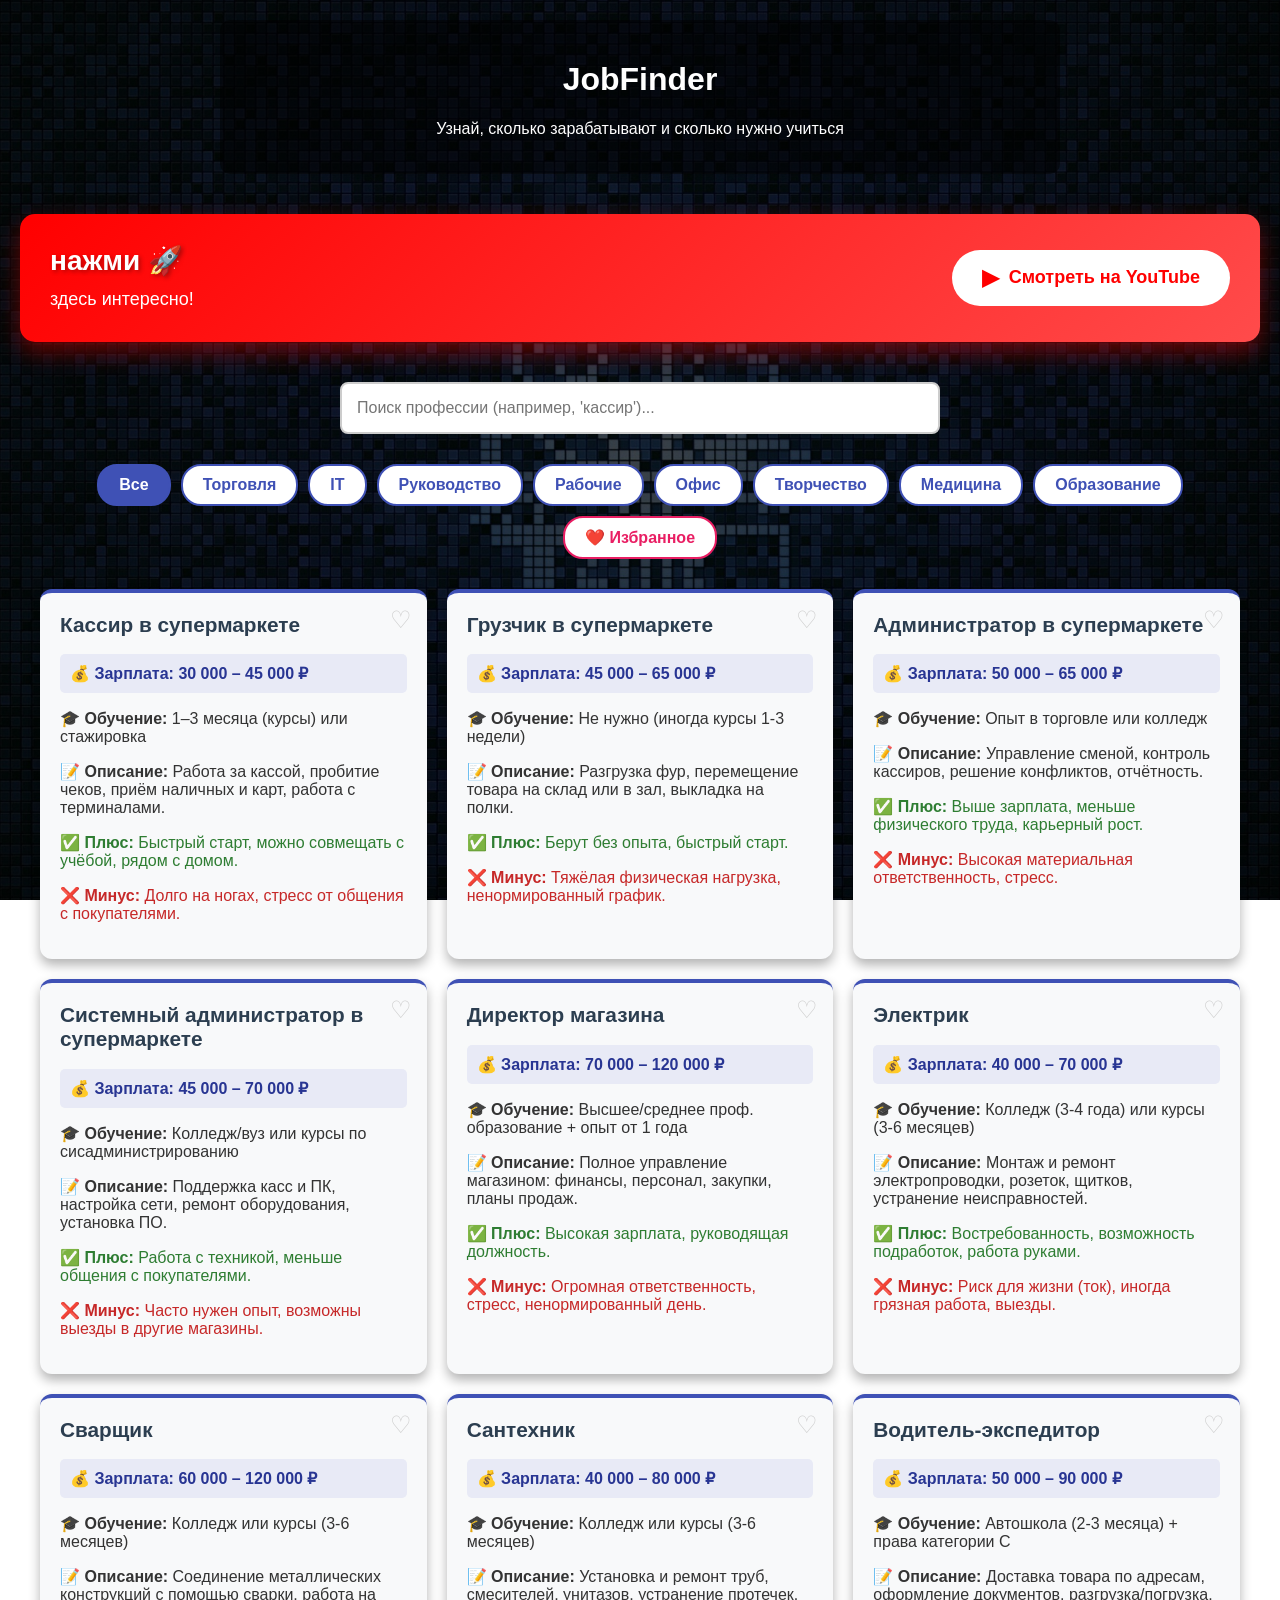
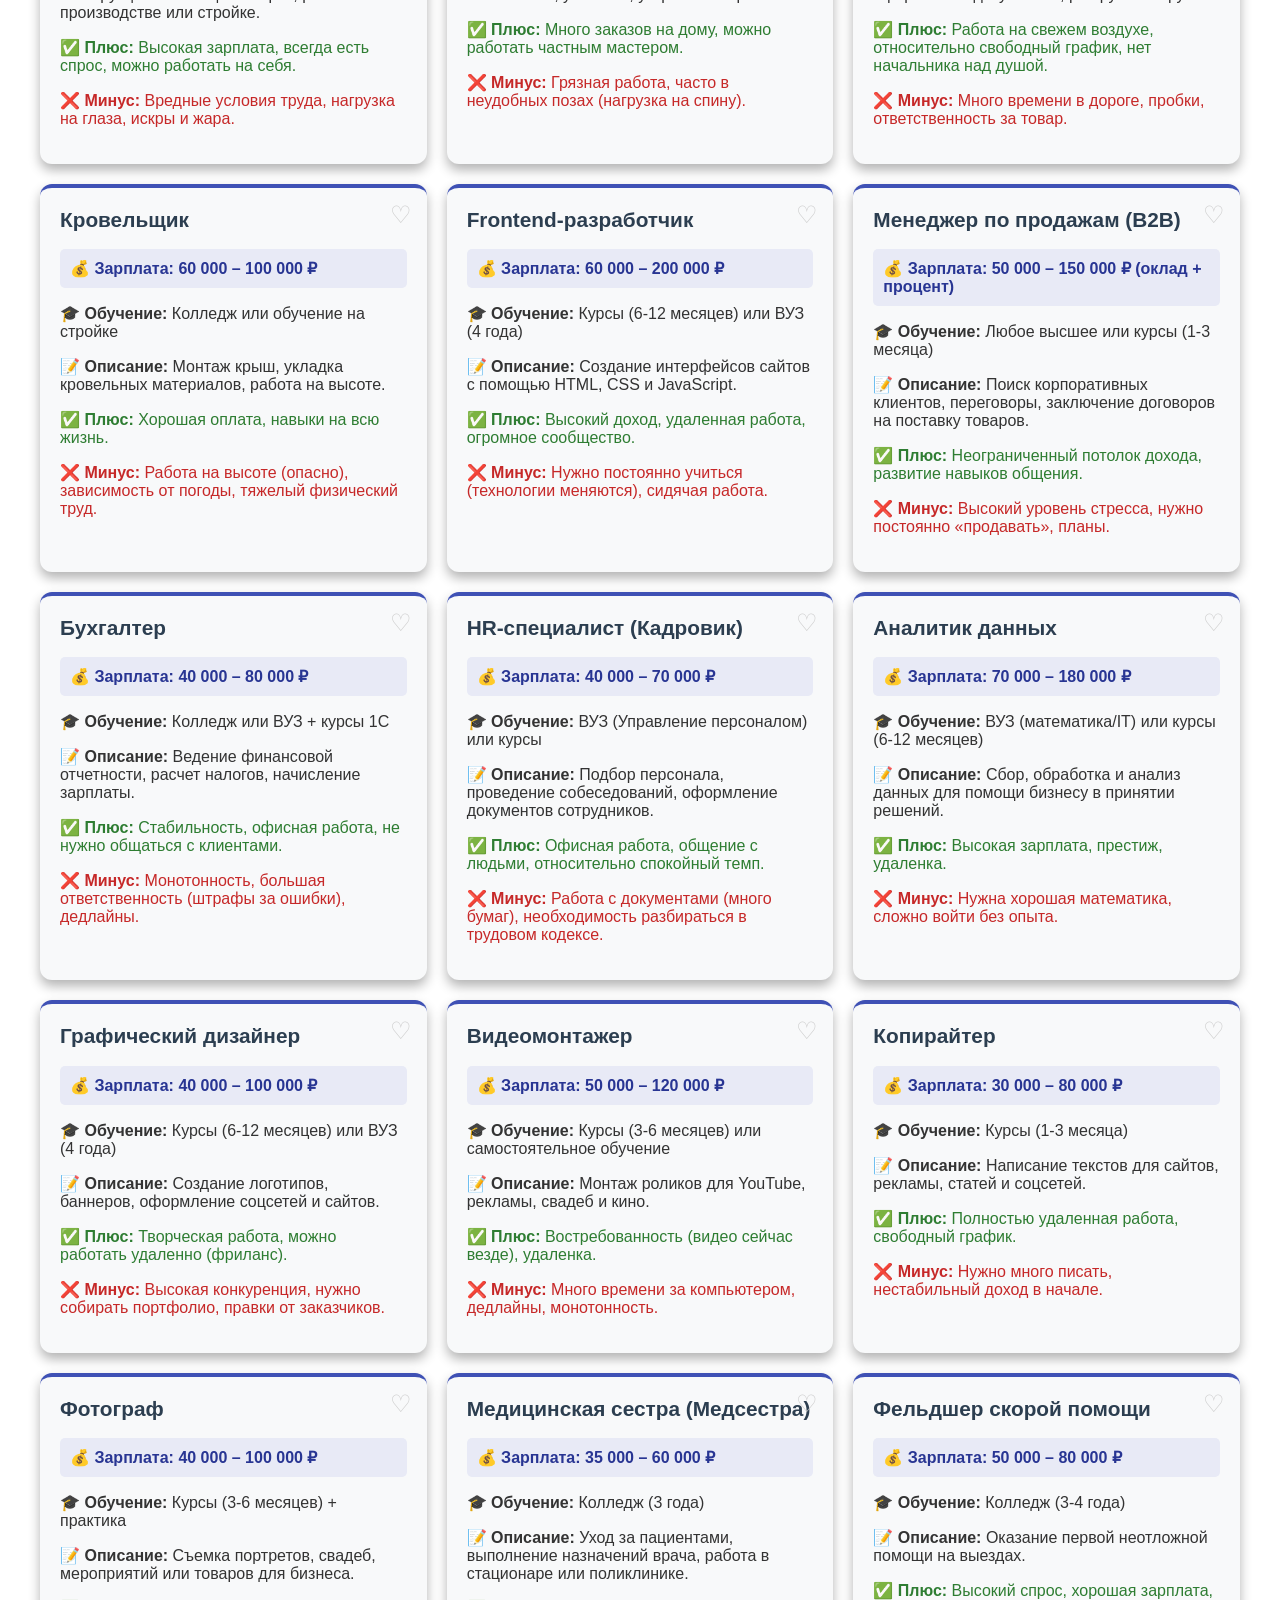
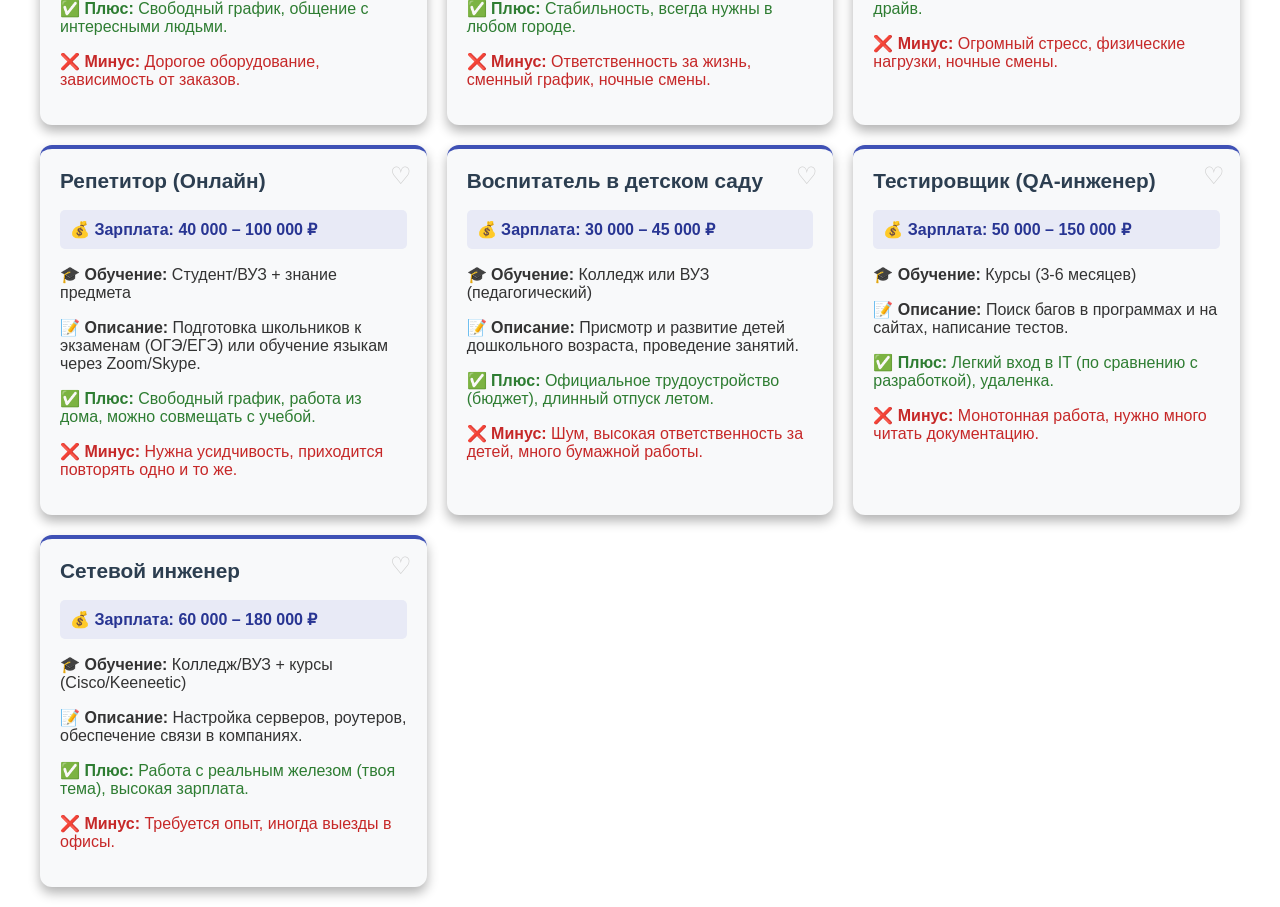
<file: index.html>
<!DOCTYPE html>
<html lang="ru">
<head>
    <meta charset="UTF-8">
    <meta name="viewport" content="width=device-width, initial-scale=1.0">
    <title>Атлас профессий</title>
    <link rel="stylesheet" href="style.css">
    <meta name="yandex-verification" content="fec83d8bb80ba7f1" />
        <!-- Описание для Google -->
    <meta name="description" content="JobFinder — удобный атлас профессий. Узнай, сколько зарабатывают, сколько нужно учиться и какие есть плюсы и минусы у разных специальностей.">
    
    <!-- Open Graph для красивых ссылок в Telegram и ВК -->
    <meta property="og:title" content="JobFinder — Атлас профессий">
    <meta property="og:description" content="Справочник по профессиям с зарплатами, обучением и честными плюсами/минусами.">
    <meta property="og:type" content="website">
    <meta property="og:url" content="https://slavadrugim.github.io/site-works/">
</head>
<body>

    <header>
        <h1>JobFinder</h1>
        <p>Узнай, сколько зарабатывают и сколько нужно учиться</p>
    </header>

    <main>
        <!-- ЯРКИЙ РЕКЛАМНЫЙ БАННЕР -->
<div class="promo-banner">
    <div class="promo-text">
        <h2>нажми 🚀</h2>
        <p>здесь интересно!</p>
    </div>
    <a href="https://www.youtube.com/@%D0%BC%D0%BE%D0%BB%D0%BE%D0%B4%D0%BE%D0%B9-%D0%BC4%D1%85" target="_blank" class="promo-btn">
        <span>▶</span> Смотреть на YouTube
    </a>
</div>
        <!-- 1. Блок с поиском -->
        <div class="search-box">
            <input type="text" id="search-input" placeholder="Поиск профессии (например, 'кассир')...">
        </div>

        <!-- 2. Блок с кнопками-фильтрами -->
        <div class="filters">
            <button class="filter-btn active" data-category="Все">Все</button>
            <button class="filter-btn" data-category="Торговля">Торговля</button>
            <button class="filter-btn" data-category="IT">IT</button>
            <button class="filter-btn" data-category="Руководство">Руководство</button>
            <button class="filter-btn" data-category="Рабочие">Рабочие</button>
            <button class="filter-btn" data-category="Офис">Офис</button>
            
            <!-- НОВЫЕ КАТЕГОРИИ -->
            <button class="filter-btn" data-category="Творчество">Творчество</button>
            <button class="filter-btn" data-category="Медицина">Медицина</button>
            <button class="filter-btn" data-category="Образование">Образование</button>

            <!-- КНОПКА ИЗБРАННОГО (ТОЛЬКО ОДИН РАЗ) -->
            <button class="filter-btn" id="show-favorites-btn">❤️ Избранное</button>
        </div>

        <!-- 3. Блок, куда скрипт будет складывать карточки -->
        <div id="professions-list"></div>
                <!-- Модальное окно -->
        <div id="modal" class="modal">
            <div class="modal-content">
                <span id="close-modal">&times;</span>
                <h2 id="modal-title"></h2>
                <p id="modal-salary" class="salary"></p>
                <p id="modal-education"></p>
                <p id="modal-description"></p>
                <p id="modal-pros" class="pros"></p>
                <p id="modal-cons" class="cons"></p>
            </div>
        </div>
    </main>

    <!-- Подключаем скрипт в самом конце -->
    <script src="script.js"></script>
</body>
</html>
</file>
<file: style.css>
body {
    font-family: Arial, sans-serif;
    margin: 0;
    padding: 20px;
    
    /* Фон с картинкой и затемнением */
    background-image: linear-gradient(rgba(0, 0, 0, 0.7), rgba(0, 0, 0, 0.7)), url('fon.jpg');
    background-size: cover;
    background-attachment: fixed;
    background-position: center;
    
    /* Основной текст белый (для шапки) */
    color: white; 
}

header {
    text-align: center;
    margin-bottom: 40px;
    background-color: rgba(0, 0, 0, 0.5);
    padding: 20px;
    border-radius: 10px;
    max-width: 800px;
    margin-left: auto;
    margin-right: auto;
}

/* Блок поиска */
.search-box {
    max-width: 600px;
    margin: 0 auto 30px auto;
}

#search-input {
    width: 100%;
    padding: 15px;
    font-size: 16px;
    border: 2px solid #ccc;
    border-radius: 8px;
    box-sizing: border-box;
    outline: none;
    transition: border-color 0.3s;
}

#search-input:focus {
    border-color: #3f51b5; /* Синяя рамка при клике */
}

/* Кнопки фильтров */
.filters {
    display: flex;
    justify-content: center;
    gap: 10px;
    margin-bottom: 30px;
    flex-wrap: wrap;
}

.filter-btn {
    padding: 10px 20px;
    font-size: 16px;
    border: 2px solid #3f51b5; /* Синяя рамка */
    background-color: white;
    color: #3f51b5;
    border-radius: 20px;
    cursor: pointer;
    transition: all 0.3s;
    font-weight: bold;
}

.filter-btn:hover {
    background-color: #e8eaf6; /* Светло-синий при наведении */
}

.filter-btn.active {
    background-color: #3f51b5; /* Заливаем синим */
    color: white;
}

/* Сетка для карточек */
#professions-list {
    display: grid;
    grid-template-columns: repeat(auto-fill, minmax(300px, 1fr));
    gap: 20px;
    max-width: 1200px;
    margin: 0 auto;
}

/* Сама карточка */
.card {
    background: #f8f9fa; /* Легкий сероватый оттенок */
    padding: 20px;
    border-radius: 12px;
    box-shadow: 0 6px 12px rgba(0,0,0,0.3); /* Тень посильнее */
    transition: transform 0.2s, box-shadow 0.2s;
    color: #333; /* Темный текст внутри карточки */
    border-top: 4px solid #3f51b5; /* Синяя полоска сверху карточки */
}

.card:hover {
    transform: translateY(-5px);
    box-shadow: 0 10px 20px rgba(0,0,0,0.4);
}

.card h2 {
    margin-top: 0;
    color: #2c3e50;
    font-size: 1.3em;
}

.salary {
    background-color: #e8eaf6; /* Светло-синий фон */
    color: #283593; /* Темно-синий текст */
    padding: 10px;
    border-radius: 5px;
    font-weight: bold;
}

.pros {
    color: #2e7d32;
}

.cons {
    color: #c62828;
}
.card {
    position: relative; 
}

.fav-btn {
    position: absolute;
    top: 15px;
    right: 15px;
    background: none;
    border: none;
    font-size: 24px;
    cursor: pointer;
    color: #ccc; 
    transition: transform 0.2s;
    padding: 0;
    line-height: 1;
}

.fav-btn:hover {
    transform: scale(1.2);
}

.fav-btn.active {
    color: #e91e63; 
}
#show-favorites-btn {
    border-color: #e91e63;
    color: #e91e63;
}

#show-favorites-btn:hover {
    background-color: #fce4ec;
}

#show-favorites-btn.active {
    background-color: #e91e63;
    color: white;
}
/* Стили для модального окна */
.modal {
    display: none; /* По умолчанию скрыто */
    position: fixed;
    z-index: 1000;
    left: 0;
    top: 0;
    width: 100%;
    height: 100%;
    background-color: rgba(0, 0, 0, 0.8);
    backdrop-filter: blur(5px);
}

.modal-content {
    background-color: #f8f9fa;
    margin: 10% auto;
    padding: 30px;
    border-radius: 12px;
    width: 80%;
    max-width: 600px;
    color: #333;
    position: relative;
    box-shadow: 0 10px 30px rgba(0,0,0,0.5);
}

#close-modal {
    color: #aaa;
    position: absolute;
    top: 10px;
    right: 20px;
    font-size: 28px;
    font-weight: bold;
    cursor: pointer;
}

#close-modal:hover {
    color: #000;
}
/* --- ЯРКИЙ РЕКЛАМНЫЙ БАННЕР --- */
.promo-banner {
    background: linear-gradient(135deg, #ff0000, #ff4b4b); /* Красный градиент */
    border-radius: 15px;
    padding: 30px;
    margin: 0 auto 40px auto; /* Центрируем и делаем отступ снизу */
    max-width: 1200px;
    display: flex;
    justify-content: space-between;
    align-items: center;
    box-shadow: 0 10px 25px rgba(255, 0, 0, 0.4); /* Красное свечение вокруг */
    color: white;
    flex-wrap: wrap; /* Чтобы на телефоне текст и кнопка переносились */
    gap: 20px;
}

.promo-text h2 {
    margin: 0 0 10px 0;
    font-size: 28px;
    color: white;
    text-shadow: 2px 2px 4px rgba(0,0,0,0.3); /* Тень для текста */
}

.promo-text p {
    margin: 0;
    font-size: 18px;
    max-width: 700px;
    line-height: 1.4;
}

.promo-btn {
    background-color: white;
    color: #ff0000; /* Красный текст на белой кнопке */
    padding: 15px 30px;
    border-radius: 50px; /* Овальная кнопка */
    text-decoration: none;
    font-weight: bold;
    font-size: 18px;
    display: flex;
    align-items: center;
    gap: 10px;
    transition: transform 0.3s, box-shadow 0.3s;
    white-space: nowrap; /* Чтобы текст в кнопке не переносился */
}

.promo-btn span {
    font-size: 22px; /* Размер иконки плей */
}

.promo-btn:hover {
    transform: scale(1.05); /* Кнопка чуть увеличивается при наведении */
    box-shadow: 0 5px 15px rgba(0,0,0,0.3);
}

/* Адаптив для телефонов */
@media (max-width: 768px) {
    .promo-banner {
        flex-direction: column;
        text-align: center;
        padding: 20px;
    }
    .promo-btn {
        width: 100%;
        justify-content: center;
    }
}
</file>
